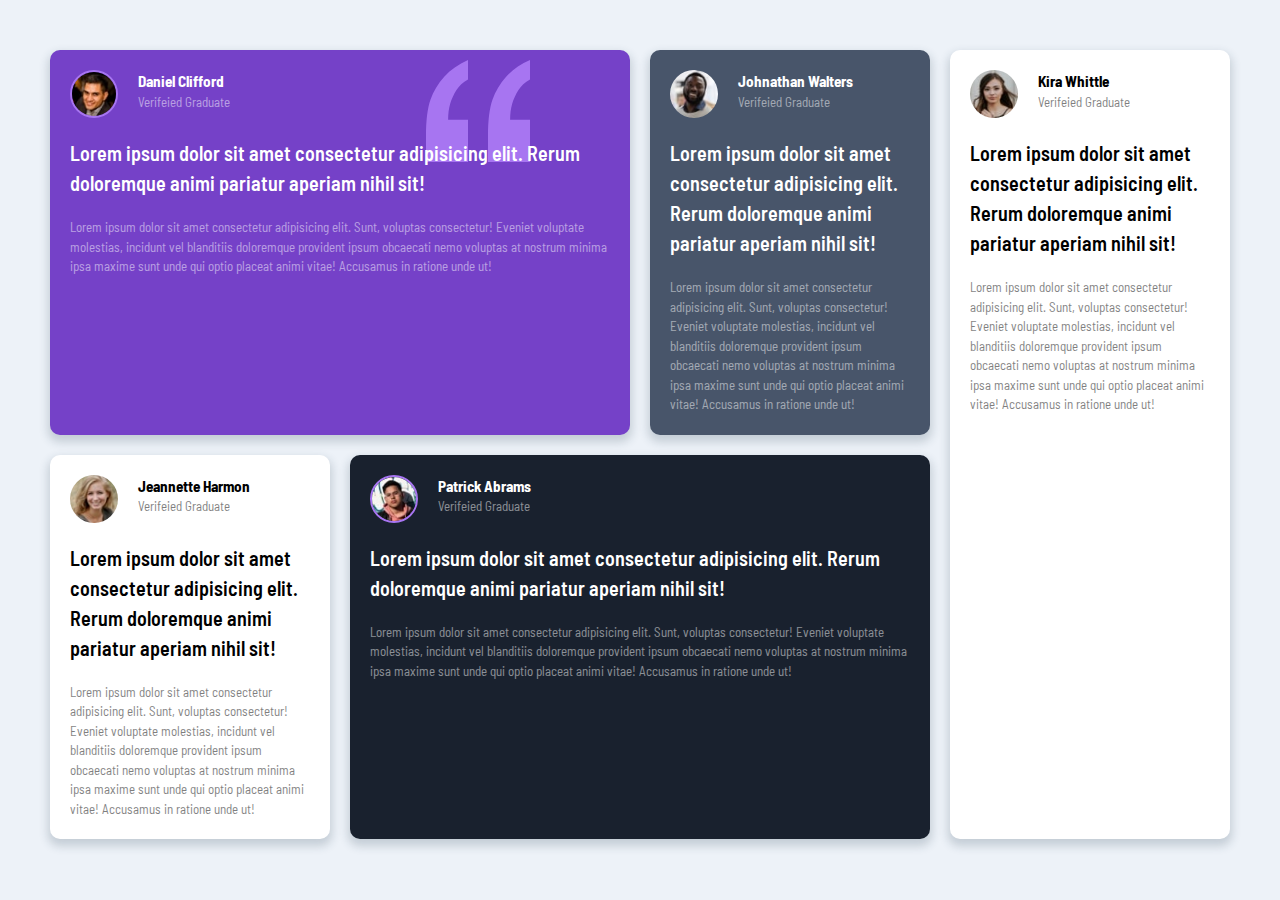
<file: project/index.html>
<!DOCTYPE html>
<html lang="en">
  <head>
    <meta charset="UTF-8" />
    <meta http-equiv="X-UA-Compatible" content="IE=edge" />
    <meta name="viewport" content="width=device-width, initial-scale=1.0" />
    <link rel="preconnect" href="https://fonts.googleapis.com" />
    <link rel="preconnect" href="https://fonts.gstatic.com" crossorigin />
    <link
      href="https://fonts.googleapis.com/css2?family=Barlow+Semi+Condensed:wght@500;600&display=swap"
      rel="stylesheet"
    />
    <link rel="stylesheet" href="styles.css" />
    <title>Document</title>
  </head>
  <body>
    <div class="container">
      <div class="card card_violet">
        <div class="card__person">
          <img
            class="card__photo card__photo_outline"
            src="./images/image-daniel.jpg"
            alt="daniel"
          />
          <div class="person">
            <h3 class="person__name">Daniel Clifford</h3>
            <p class="person__status halfOpacity">Verifeied Graduate</p>
          </div>
        </div>
        <p class="card__mainQuote">
          Lorem ipsum dolor sit amet consectetur adipisicing elit. Rerum
          doloremque animi pariatur aperiam nihil sit!
        </p>
        <p class="card__text halfOpacity">
          Lorem ipsum dolor sit amet consectetur adipisicing elit. Sunt,
          voluptas consectetur! Eveniet voluptate molestias, incidunt vel
          blanditiis doloremque provident ipsum obcaecati nemo voluptas at
          nostrum minima ipsa maxime sunt unde qui optio placeat animi vitae!
          Accusamus in ratione unde ut!
        </p>
      </div>
      <div class="card card_mediumGray">
        <div class="card__person">
          <img
            class="card__photo"
            src="./images/image-jonathan.jpg"
            alt="jonathan"
          />
          <div class="person">
            <h3 class="person__name">Johnathan Walters</h3>
            <p class="person__status halfOpacity">Verifeied Graduate</p>
          </div>
        </div>
        <p class="card__mainQuote">
          Lorem ipsum dolor sit amet consectetur adipisicing elit. Rerum
          doloremque animi pariatur aperiam nihil sit!
        </p>
        <p class="card__text halfOpacity">
          Lorem ipsum dolor sit amet consectetur adipisicing elit. Sunt,
          voluptas consectetur! Eveniet voluptate molestias, incidunt vel
          blanditiis doloremque provident ipsum obcaecati nemo voluptas at
          nostrum minima ipsa maxime sunt unde qui optio placeat animi vitae!
          Accusamus in ratione unde ut!
        </p>
      </div>
      <div class="card">
        <div class="card__person">
          <img class="card__photo" src="./images/image-kira.jpg" alt="kira" />
          <div class="person">
            <h3 class="person__name">Kira Whittle</h3>
            <p class="person__status halfOpacity">Verifeied Graduate</p>
          </div>
        </div>
        <p class="card__mainQuote">
          Lorem ipsum dolor sit amet consectetur adipisicing elit. Rerum
          doloremque animi pariatur aperiam nihil sit!
        </p>
        <p class="card__text halfOpacity">
          Lorem ipsum dolor sit amet consectetur adipisicing elit. Sunt,
          voluptas consectetur! Eveniet voluptate molestias, incidunt vel
          blanditiis doloremque provident ipsum obcaecati nemo voluptas at
          nostrum minima ipsa maxime sunt unde qui optio placeat animi vitae!
          Accusamus in ratione unde ut!
        </p>
      </div>
      <div class="card">
        <div class="card__person">
          <img
            class="card__photo"
            src="./images/image-jeanette.jpg"
            alt="jeanette"
          />
          <div class="person">
            <h3 class="person__name">Jeannette Harmon</h3>
            <p class="person__status halfOpacity">Verifeied Graduate</p>
          </div>
        </div>
        <p class="card__mainQuote">
          Lorem ipsum dolor sit amet consectetur adipisicing elit. Rerum
          doloremque animi pariatur aperiam nihil sit!
        </p>
        <p class="card__text halfOpacity">
          Lorem ipsum dolor sit amet consectetur adipisicing elit. Sunt,
          voluptas consectetur! Eveniet voluptate molestias, incidunt vel
          blanditiis doloremque provident ipsum obcaecati nemo voluptas at
          nostrum minima ipsa maxime sunt unde qui optio placeat animi vitae!
          Accusamus in ratione unde ut!
        </p>
      </div>
      <div class="card card_darkGray">
        <div class="card__person">
          <img
            class="card__photo card__photo_outline"
            src="./images/image-patrick.jpg"
            alt="patrick"
          />
          <div class="person">
            <h3 class="person__name">Patrick Abrams</h3>
            <p class="person__status halfOpacity">Verifeied Graduate</p>
          </div>
        </div>
        <p class="card__mainQuote">
          Lorem ipsum dolor sit amet consectetur adipisicing elit. Rerum
          doloremque animi pariatur aperiam nihil sit!
        </p>
        <p class="card__text halfOpacity">
          Lorem ipsum dolor sit amet consectetur adipisicing elit. Sunt,
          voluptas consectetur! Eveniet voluptate molestias, incidunt vel
          blanditiis doloremque provident ipsum obcaecati nemo voluptas at
          nostrum minima ipsa maxime sunt unde qui optio placeat animi vitae!
          Accusamus in ratione unde ut!
        </p>
      </div>
    </div>
  </body>
</html>
</file>
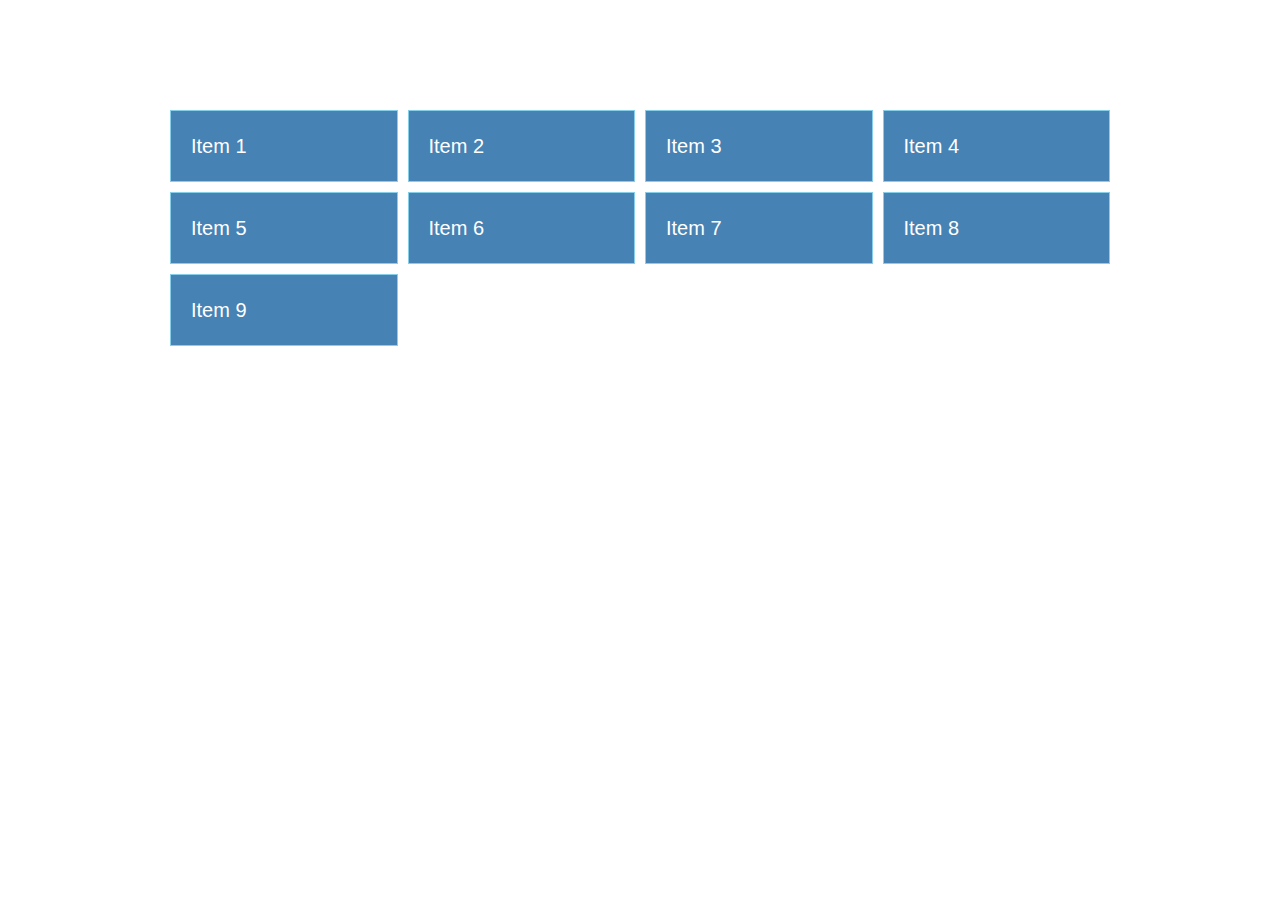
<file: hoc-grid/grid-1.html>
<!DOCTYPE html>
<html lang="en">
  <head>
    <meta charset="UTF-8" />
    <meta http-equiv="X-UA-Compatible" content="IE=edge" />
    <meta name="viewport" content="width=device-width, initial-scale=1.0" />
    <link rel="stylesheet" href="styles-1.css" />
    <title>CSS Grid</title>
  </head>
  <body>
    <div class="container">
      <div class="item">Item 1</div>
      <div class="item">Item 2</div>
      <div class="item">Item 3</div>
      <div class="item">Item 4</div>
      <div class="item">Item 5</div>
      <div class="item">Item 6</div>
      <div class="item">Item 7</div>
      <div class="item">Item 8</div>
      <div class="item">Item 9</div>
    </div>
  </body>
</html>
</file>
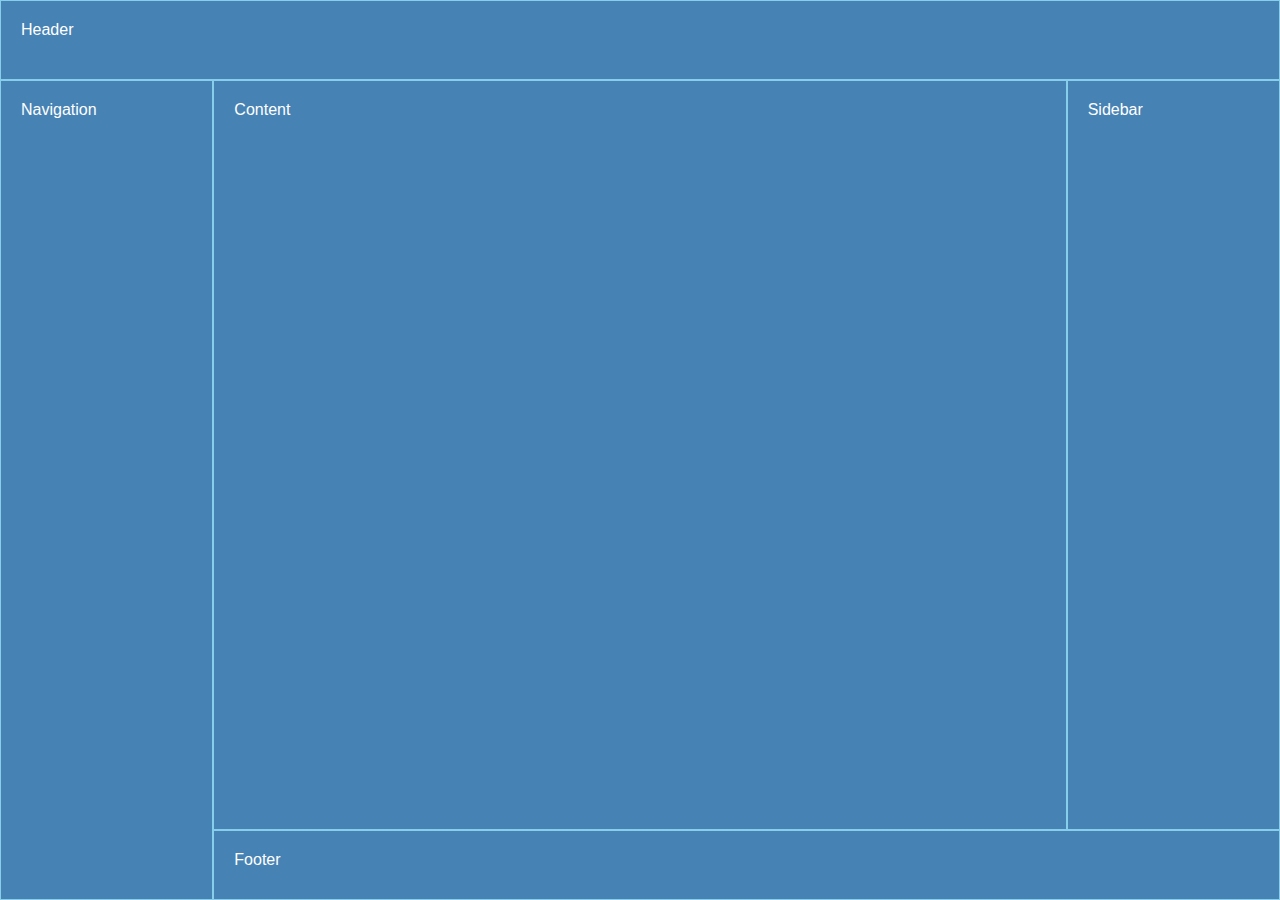
<file: hoc-grid/grid-2.html>
<!DOCTYPE html>
<html lang="en">
  <head>
    <meta charset="UTF-8" />
    <meta http-equiv="X-UA-Compatible" content="IE=edge" />
    <meta name="viewport" content="width=device-width, initial-scale=1.0" />
    <link rel="stylesheet" href="styles-2.css" />
    <title>CSS Grid Template Areas</title>
  </head>
  <body>
    <header>Header</header>
    <main>Content</main>
    <nav>Navigation</nav>
    <aside>Sidebar</aside>
    <footer>Footer</footer>
  </body>
</html>
</file>
<file: project/styles.css>
* {
  box-sizing: border-box;
  margin: 0;
  padding: 0;
}

body {
  font-family: "Barlow Semi Condensed", sans-serif;
  height: 100vh;
  line-height: 1.5;
  background: #edf2f8;
}

.container {
  display: grid;
  max-width: 90rem;
  margin: 0 auto;
  gap: 20px;
  padding: 50px;
  grid-template-columns: repeat(4, 1fr);
}
@media (max-width: 768px) {
  .container {
    grid-template-columns: 1fr;
  }
}
.container .card {
  font-size: 0.8125rem;
  background: hsl(0deg, 0%, 100%);
  border-radius: 0.625rem;
  padding: 1.25rem;
  box-shadow: 0px 5px 10px 2px rgba(34, 60, 80, 0.2);
}
.container .card:nth-of-type(1) {
  grid-column: 1/3;
}
.container .card:nth-of-type(3) {
  grid-column: 4;
  grid-row: 1/3;
}
.container .card:nth-of-type(5) {
  grid-column: 2/4;
}
@media (max-width: 768px) {
  .container .card:nth-of-type(1) {
    grid-column: 1;
  }
  .container .card:nth-of-type(3) {
    grid-column: 1;
    grid-row: 3;
  }
  .container .card:nth-of-type(5) {
    grid-column: 1;
  }
}
.container .card_violet {
  background: hsl(263deg, 55%, 52%);
  color: hsl(0deg, 0%, 100%);
  background-image: url("./images/bg-pattern-quotation.svg");
  background-repeat: no-repeat;
  background-position: top 0.625rem right 6.25rem;
}
.container .card_mediumGray {
  background: hsl(217deg, 19%, 35%);
  color: hsl(0deg, 0%, 100%);
}
.container .card_darkGray {
  background: hsl(219deg, 29%, 14%);
  color: hsl(0deg, 0%, 100%);
}
.container .card__person {
  display: flex;
  gap: 1.25rem;
  padding-bottom: 1.25rem;
}
.container .card__photo {
  width: 3rem;
  height: 3rem;
  border-radius: 50%;
}
.container .card__photo_outline {
  border: 2px solid #a775f1;
}
.container .card__mainQuote {
  font-size: 1.25rem;
  font-weight: 600;
  padding-bottom: 1.25rem;
}
.container .card__text {
  opacity: 50%;
}

.halfOpacity {
  opacity: 50%;
}/*# sourceMappingURL=styles.css.map */
</file>
<file: hoc-grid/styles-1.css>
* {
  box-sizing: border-box;
  padding: 0;
  margin: 0;
}

body {
  font-family: "Open Sans", sans-serif;
  font-size: 16px;
  line-height: 1.5;
  color: black;
  background: white;
}

.container {
  max-width: 960px;
  margin: 100px auto;
  padding: 10px;
  display: grid;
  grid-template-columns: repeat(auto-fill, minmax(200px, 1fr));
  gap: 10px;
}
@media (max-width: 500px) {
  .container {
    grid-template-columns: 1fr;
  }
}
.container .item {
  background: steelblue;
  color: white;
  font-size: 20px;
  padding: 20px;
  border: skyblue 1px solid;
}/*# sourceMappingURL=styles-1.css.map */
</file>
<file: hoc-grid/styles-2.css>
* {
  box-sizing: border-box;
  padding: 0;
  margin: 0;
}

body {
  font-family: "Open Sans", sans-serif;
  font-size: 16px;
  height: 100vh;
  display: grid;
  grid-template-areas: "header header header" "nav content sidebar" "nav footer footer";
  grid-template-columns: 1fr 4fr 1fr;
  grid-template-rows: 80px 1fr 70px;
}

header,
footer,
main,
nav,
aside {
  background: steelblue;
  color: white;
  padding: 20px;
  border: skyblue 1px solid;
}

header {
  grid-area: header;
}

footer {
  grid-area: footer;
}

main {
  grid-area: content;
}

nav {
  grid-area: nav;
}

aside {
  grid-area: sidebar;
}/*# sourceMappingURL=styles-2.css.map */
</file>
